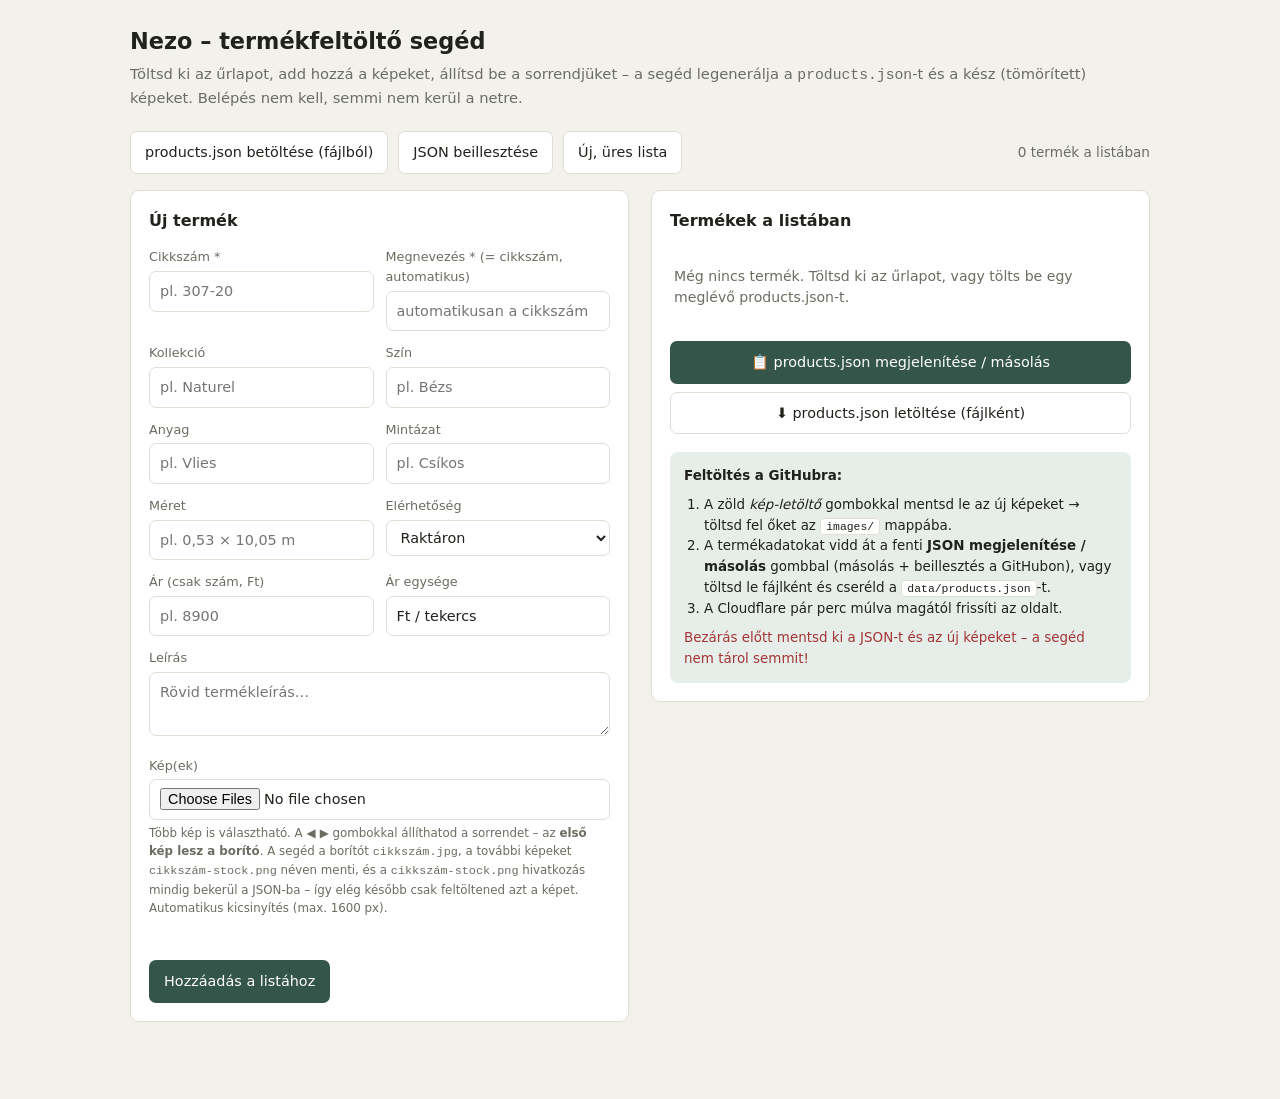
<file: admin.html>
<!DOCTYPE html>
<html lang="hu">
<head>
<meta charset="UTF-8" />
<meta name="viewport" content="width=device-width, initial-scale=1.0" />
<title>Nezo – termékfeltöltő segéd</title>
<style>
  :root{--ink:#20221C;--soft:#6B6C62;--line:#E0DED4;--paper:#F2F1EC;--surface:#fff;--accent:#34564A;--accent-soft:#E7EDE9;--danger:#A33636;--radius:9px;}
  *{box-sizing:border-box;}
  body{margin:0;background:var(--paper);color:var(--ink);font-family:system-ui,-apple-system,Segoe UI,Roboto,sans-serif;line-height:1.55;}
  .wrap{max-width:1060px;margin:0 auto;padding:24px 20px 80px;}
  header h1{font-size:1.4rem;margin:0 0 4px;}
  header p{color:var(--soft);margin:0 0 22px;font-size:.92rem;}
  .grid{display:grid;grid-template-columns:1fr 1fr;gap:22px;align-items:start;}
  @media(max-width:820px){.grid{grid-template-columns:1fr;}}
  .panel{background:var(--surface);border:1px solid var(--line);border-radius:var(--radius);padding:18px;}
  .panel h2{font-size:1rem;margin:0 0 14px;}
  label{display:block;font-size:.8rem;color:var(--soft);margin:0 0 4px;font-weight:500;}
  input,select,textarea{width:100%;font:inherit;font-size:.9rem;padding:8px 10px;border:1px solid var(--line);border-radius:7px;background:#fff;color:var(--ink);}
  input:focus,select:focus,textarea:focus{outline:2px solid var(--accent);outline-offset:1px;border-color:var(--accent);}
  textarea{min-height:64px;resize:vertical;}
  .row{display:grid;grid-template-columns:1fr 1fr;gap:12px;margin-bottom:12px;}
  .field{margin-bottom:12px;}
  .hint{font-size:.74rem;color:var(--soft);margin:4px 0 0;}
  button{font:inherit;cursor:pointer;border-radius:7px;border:1px solid transparent;padding:9px 14px;font-size:.9rem;font-weight:500;}
  .btn-primary{background:var(--accent);color:#fff;}
  .btn-primary:hover{filter:brightness(1.08);}
  .btn-ghost{background:#fff;border-color:var(--line);color:var(--ink);}
  .btn-ghost:hover{background:var(--paper);}
  .btn-small{padding:5px 9px;font-size:.78rem;}
  .btn-danger{background:#fff;border-color:#E3C4C4;color:var(--danger);}
  .toolbar{display:flex;gap:10px;flex-wrap:wrap;margin-bottom:16px;}
  .count{font-size:.85rem;color:var(--soft);margin-left:auto;align-self:center;}
  .item{display:flex;gap:12px;padding:12px;border:1px solid var(--line);border-radius:8px;margin-bottom:10px;background:#fff;}
  .item>img{width:58px;height:72px;object-fit:cover;border-radius:5px;border:1px solid var(--line);background:var(--paper);flex:0 0 auto;}
  .item-noimg{width:58px;height:72px;border:1px dashed var(--line);border-radius:5px;display:flex;align-items:center;justify-content:center;color:var(--soft);font-size:.62rem;text-align:center;flex:0 0 auto;}
  .item-main{flex:1;min-width:0;}
  .item-main strong{display:block;font-size:.95rem;}
  .item-main .meta{font-size:.78rem;color:var(--soft);}
  .item-actions{display:flex;gap:6px;flex-wrap:wrap;margin-top:8px;}
  .dl{display:inline-flex;align-items:center;gap:5px;font-size:.76rem;background:var(--accent-soft);color:var(--accent);border:1px solid #cfe0d8;border-radius:6px;padding:4px 8px;text-decoration:none;}
  .empty{color:var(--soft);font-size:.88rem;padding:18px 4px;}
  .note{background:var(--accent-soft);border-radius:8px;padding:14px;font-size:.84rem;margin-top:18px;}
  .note ol{margin:8px 0 0;padding-left:20px;}
  .note code{background:#fff;border:1px solid var(--line);border-radius:4px;padding:1px 5px;font-size:.85em;}
  .warn{color:var(--danger);font-size:.8rem;margin-top:6px;min-height:1em;}
  .save-bar{margin-top:8px;}
  /* kép munkaterület */
  .imgwork{display:flex;flex-wrap:wrap;gap:10px;margin-top:12px;}
  .thumb{width:84px;}
  .thumb .pic{position:relative;width:84px;height:84px;border:1px solid var(--line);border-radius:7px;background:var(--paper);display:flex;align-items:center;justify-content:center;font-size:.58rem;color:var(--soft);text-align:center;overflow:hidden;padding:3px;}
  .thumb .pic img{width:100%;height:100%;object-fit:cover;}
  .thumb .cover{position:absolute;top:4px;left:4px;background:var(--accent);color:#fff;font-size:.56rem;padding:2px 5px;border-radius:4px;z-index:1;}
  .thumb .ctrls{display:flex;justify-content:center;gap:3px;margin-top:4px;}
  .thumb .ctrls button{padding:2px 6px;font-size:.74rem;border:1px solid var(--line);background:#fff;border-radius:5px;line-height:1;font-weight:600;}
  .thumb .ctrls button:disabled{opacity:.35;cursor:default;}
  .thumb .rm{color:var(--danger);border-color:#E3C4C4;}
  .json-area{margin-top:14px;}
  .json-area textarea{width:100%;min-height:220px;font-family:ui-monospace,Menlo,Consolas,monospace;font-size:.76rem;white-space:pre;background:#fff;}
  .paste-box{margin:-4px 0 16px;}
  .paste-box textarea{width:100%;min-height:150px;font-family:ui-monospace,Menlo,Consolas,monospace;font-size:.76rem;white-space:pre;background:#fff;}
</style>
</head>
<body>
<div class="wrap">
  <header>
    <h1>Nezo – termékfeltöltő segéd</h1>
    <p>Töltsd ki az űrlapot, add hozzá a képeket, állítsd be a sorrendjüket – a segéd legenerálja a <code>products.json</code>-t és a kész (tömörített) képeket. Belépés nem kell, semmi nem kerül a netre.</p>
  </header>

  <div class="toolbar">
    <button class="btn-ghost" id="load-json">products.json betöltése (fájlból)</button>
    <input type="file" id="json-file" accept=".json,application/json" hidden />
    <button class="btn-ghost" id="paste-json">JSON beillesztése</button>
    <button class="btn-ghost" id="clear-all">Új, üres lista</button>
    <span class="count" id="count">0 termék a listában</span>
  </div>
  <div class="paste-box" id="paste-area" hidden>
    <textarea id="paste-text" placeholder="Illeszd be ide a products.json teljes tartalmát (a [ ... ] tömböt), majd kattints a Betöltés gombra…"></textarea>
    <div style="display:flex;gap:8px;margin-top:6px;align-items:center;">
      <button class="btn-primary btn-small" id="paste-load">Betöltés</button>
      <button class="btn-ghost btn-small" id="paste-cancel">Mégse</button>
    </div>
    <p class="hint">A GitHubon nyisd meg a <code>data/products.json</code>-t → jelöld ki az egészet (Ctrl+A) → másold (Ctrl+C) → illeszd be ide (Ctrl+V).</p>
  </div>

  <div class="grid">
    <!-- ŰRLAP -->
    <div class="panel">
      <h2 id="form-title">Új termék</h2>
      <div class="row">
        <div><label>Cikkszám *</label><input id="cikkszam" placeholder="pl. 307-20" /></div>
        <div><label>Megnevezés * <span style="font-weight:400">(= cikkszám, automatikus)</span></label><input id="nev" placeholder="automatikusan a cikkszám" /></div>
      </div>
      <div class="row">
        <div><label>Kollekció</label><input id="kollekcio" placeholder="pl. Naturel" list="dl-kollekcio" /></div>
        <div><label>Szín</label><input id="szin" placeholder="pl. Bézs" list="dl-szin" /></div>
      </div>
      <div class="row">
        <div><label>Anyag</label><input id="anyag" placeholder="pl. Vlies" list="dl-anyag" /></div>
        <div><label>Mintázat</label><input id="mintazat" placeholder="pl. Csíkos" list="dl-mintazat" /></div>
      </div>
      <div class="row">
        <div><label>Méret</label><input id="meret" placeholder="pl. 0,53 × 10,05 m" /></div>
        <div><label>Elérhetőség</label>
          <select id="elerhetoseg"><option>Raktáron</option><option>Rendelésre</option></select>
        </div>
      </div>
      <div class="row">
        <div><label>Ár (csak szám, Ft)</label><input id="ar" type="number" min="0" step="100" placeholder="pl. 8900" /></div>
        <div><label>Ár egysége</label><input id="arEgyseg" value="Ft / tekercs" /></div>
      </div>
      <div class="field">
        <label>Leírás</label>
        <textarea id="leiras" placeholder="Rövid termékleírás…"></textarea>
      </div>
      <div class="field">
        <label>Kép(ek)</label>
        <input type="file" id="images" accept="image/*" multiple />
        <p class="hint">Több kép is választható. A <strong>◀ ▶</strong> gombokkal állíthatod a sorrendet – az <strong>első kép lesz a borító</strong>. A segéd a borítót <code>cikkszám.jpg</code>, a további képeket <code>cikkszám-stock.png</code> néven menti, és a <code>cikkszám-stock.png</code> hivatkozás mindig bekerül a JSON-ba – így elég később csak feltöltened azt a képet. Automatikus kicsinyítés (max. 1600 px).</p>
        <div class="imgwork" id="work-images"></div>
      </div>
      <div class="warn" id="warn"></div>
      <div style="display:flex;gap:10px;margin-top:6px;">
        <button class="btn-primary" id="add">Hozzáadás a listához</button>
        <button class="btn-ghost" id="cancel-edit" hidden>Mégse</button>
      </div>
    </div>

    <!-- LISTA -->
    <div class="panel">
      <h2>Termékek a listában</h2>
      <div id="list"><p class="empty">Még nincs termék. Töltsd ki az űrlapot, vagy tölts be egy meglévő products.json-t.</p></div>

      <div class="save-bar">
        <button class="btn-primary" id="show-json" style="width:100%;">📋 products.json megjelenítése / másolás</button>
        <button class="btn-ghost" id="export" style="width:100%;margin-top:8px;">⬇ products.json letöltése (fájlként)</button>
        <div class="json-area" id="json-area" hidden>
          <textarea id="json-text" readonly></textarea>
          <div style="display:flex;gap:8px;margin-top:6px;align-items:center;">
            <button class="btn-primary btn-small" id="copy-json">Másolás a vágólapra</button>
            <span id="copy-status" style="font-size:.8rem;color:var(--accent);"></span>
          </div>
          <p class="hint">A GitHubon nyisd meg a <code>data/products.json</code>-t → ceruza (Edit) → jelöld ki az egészet (Ctrl+A) → illeszd be ezt (Ctrl+V) → Commit changes. Így nem kell fájlt letöltened.</p>
        </div>
      </div>

      <div class="note">
        <strong>Feltöltés a GitHubra:</strong>
        <ol>
          <li>A zöld <em>kép-letöltő</em> gombokkal mentsd le az új képeket → töltsd fel őket az <code>images/</code> mappába.</li>
          <li>A termékadatokat vidd át a fenti <strong>JSON megjelenítése / másolás</strong> gombbal (másolás + beillesztés a GitHubon), vagy töltsd le fájlként és cseréld a <code>data/products.json</code>-t.</li>
          <li>A Cloudflare pár perc múlva magától frissíti az oldalt.</li>
        </ol>
        <p style="margin:8px 0 0;color:var(--danger);">Bezárás előtt mentsd ki a JSON-t és az új képeket – a segéd nem tárol semmit!</p>
      </div>
    </div>
  </div>

  <datalist id="dl-kollekcio"></datalist>
  <datalist id="dl-szin"></datalist>
  <datalist id="dl-anyag"></datalist>
  <datalist id="dl-mintazat"></datalist>
</div>

<script>
const $ = s => document.querySelector(s);
let products = [];
let editIndex = -1;
let workImages = [];              // [{kind:'new',file,url} | {kind:'kept',name,url}]
const BLOBS = new Map();          // filename -> objectURL (frissen generált képek letöltéséhez/előnézethez)

function slug(s){
  return (s||"").toString().normalize("NFD").replace(/[\u0300-\u036f]/g,"")
    .toLowerCase().replace(/[^a-z0-9]+/g,"-").replace(/^-+|-+$/g,"");
}
function fileBase(cikkszam){
  return (cikkszam||"").trim().replace(/[^A-Za-z0-9._-]+/g,"-").replace(/^-+|-+$/g,"");
}
// A Nezo bordűr-kódrendszer: első számjegy = szélesség, kötőjel után = szín
const SZIN_MAP={ "13":"Kék", "20":"Bézs", "21":"Szürke", "18":"Arany", "06":"Sötét barna" };
const SZEL_MAP={ "3":"3,7 cm", "5":"5,3 cm", "7":"7,7 cm" };
function autofillFromCikkszam(){
  const cs=$("#cikkszam").value.trim();
  $("#nev").value=cs;                       // a név mindig = cikkszám
  const m=cs.match(/^(\d)\d{2}-(\d{2})$/);
  if(!m) return;
  const width=SZEL_MAP[m[1]], color=SZIN_MAP[m[2]];
  if(!$("#kollekcio").value) $("#kollekcio").value="Bordűr";
  if(color && !$("#szin").value) $("#szin").value=color;
  if(width && !$("#meret").value) $("#meret").value=width+" széles";
}
function esc(s){return String(s??"").replace(/[&<>"]/g,c=>({"&":"&amp;","<":"&lt;",">":"&gt;",'"':"&quot;"}[c]));}
function loadImage(file){
  return new Promise((res,rej)=>{
    const url=URL.createObjectURL(file); const img=new Image();
    img.onload=()=>{res(img);URL.revokeObjectURL(url);};
    img.onerror=rej; img.src=url;
  });
}
async function compress(file, maxDim=1600, quality=0.82, mime="image/jpeg"){
  const img=await loadImage(file);
  let w=img.naturalWidth, h=img.naturalHeight;
  if(Math.max(w,h)>maxDim){ const r=maxDim/Math.max(w,h); w=Math.round(w*r); h=Math.round(h*r); }
  const c=document.createElement("canvas"); c.width=w; c.height=h;
  c.getContext("2d").drawImage(img,0,0,w,h);
  return await new Promise(r=>c.toBlob(r,mime,quality));
}

/* ---------- kép munkaterület (sorrend) ---------- */
function renderWork(){
  const box=$("#work-images");
  box.innerHTML="";
  workImages.forEach((w,i)=>{
    const d=document.createElement("div"); d.className="thumb";
    const pic = w.url ? `<img src="${w.url}" alt="">` : `a&nbsp;repón:<br>${esc(w.name||"")}`;
    d.innerHTML=`
      <div class="pic">${i===0?'<span class="cover">Borító</span>':''}${pic}</div>
      <div class="ctrls">
        <button title="Előrébb" ${i===0?"disabled":""} onclick="moveImg(${i},-1)">◀</button>
        <button title="Hátrébb" ${i===workImages.length-1?"disabled":""} onclick="moveImg(${i},1)">▶</button>
        <button class="rm" title="Eltávolítás" onclick="removeImg(${i})">✕</button>
      </div>`;
    box.appendChild(d);
  });
}
function moveImg(i,dir){
  const j=i+dir; if(j<0||j>=workImages.length) return;
  [workImages[i],workImages[j]]=[workImages[j],workImages[i]]; renderWork();
}
function removeImg(i){
  const w=workImages[i]; if(w.kind==='new'&&w.url) URL.revokeObjectURL(w.url);
  workImages.splice(i,1); renderWork();
}
function clearWork(){
  workImages.forEach(w=>{ if(w.kind==='new'&&w.url) URL.revokeObjectURL(w.url); });
  workImages=[]; renderWork();
}

/* ---------- termék mentése ---------- */
async function handleAdd(){
  const warn=$("#warn"); warn.textContent="";
  const cikkszam=$("#cikkszam").value.trim();
  const nev=$("#nev").value.trim();
  if(!cikkszam || !nev){ warn.textContent="A cikkszám és a megnevezés kötelező."; return; }
  const dup=products.findIndex((p,i)=>p.cikkszam.toLowerCase()===cikkszam.toLowerCase() && i!==editIndex);
  if(dup>=0){ warn.textContent="Ezzel a cikkszámmal már van termék a listában."; return; }

  $("#add").disabled=true; const lbl=$("#add").textContent; $("#add").textContent="Feldolgozás…";
  try{
    const base=fileBase(cikkszam)||("termek-"+Date.now());
    const used=new Set(workImages.filter(w=>w.kind==='kept').map(w=>w.name));
    const images=[];
    for(const w of workImages){
      if(w.kind==='kept'){ images.push(w.name); continue; }
      let fname;
      if(!used.has(`${base}.jpg`)){ fname=`${base}.jpg`; }
      else { let s=1, cand=`${base}-stock.png`; while(used.has(cand)){ s++; cand=`${base}-stock${s}.png`; } fname=cand; }
      used.add(fname);
      const mime = fname.endsWith(".png") ? "image/png" : "image/jpeg";
      const blob=await compress(w.file, 1600, 0.82, mime);
      if(BLOBS.has(fname)) URL.revokeObjectURL(BLOBS.get(fname));
      BLOBS.set(fname, URL.createObjectURL(blob));
      images.push(fname);
    }
    // mindig legyen ott a borító és a stock-kép hivatkozása (elég a fájlt feltölteni)
    const coverRef=`${base}.jpg`, stockRef=`${base}-stock.png`;
    if(!images.includes(coverRef)) images.unshift(coverRef);
    if(!images.includes(stockRef)) images.push(stockRef);
    const arRaw=$("#ar").value.trim();
    const product={
      id: base, cikkszam, nev,
      kollekcio:$("#kollekcio").value.trim(), szin:$("#szin").value.trim(),
      meret:$("#meret").value.trim(), anyag:$("#anyag").value.trim(),
      mintazat:$("#mintazat").value.trim(),
      ar: arRaw==="" ? "" : Number(arRaw), arEgyseg:$("#arEgyseg").value.trim(),
      elerhetoseg:$("#elerhetoseg").value, leiras:$("#leiras").value.trim(),
      images
    };
    if(editIndex>=0){ products[editIndex]=product; } else { products.push(product); }
    resetForm(); renderList();
  } finally {
    $("#add").disabled=false; $("#add").textContent = editIndex>=0 ? lbl : "Hozzáadás a listához";
  }
}

function resetForm(){
  ["cikkszam","nev","kollekcio","szin","meret","anyag","mintazat","ar","leiras"].forEach(id=>$("#"+id).value="");
  $("#arEgyseg").value="Ft / tekercs"; $("#elerhetoseg").value="Raktáron"; $("#images").value="";
  clearWork();
  editIndex=-1;
  $("#form-title").textContent="Új termék"; $("#add").textContent="Hozzáadás a listához";
  $("#cancel-edit").hidden=true; $("#warn").textContent="";
}

function startEdit(i){
  const p=products[i];
  ["cikkszam","nev","kollekcio","szin","meret","anyag","mintazat","leiras"].forEach(k=>$("#"+k).value=p[k]||"");
  $("#ar").value=(p.ar===""||p.ar==null)?"":p.ar;
  $("#arEgyseg").value=p.arEgyseg||"Ft / tekercs";
  $("#elerhetoseg").value=p.elerhetoseg||"Raktáron";
  clearWork();
  workImages=(p.images||[]).map(name=>({kind:'kept', name, url: BLOBS.get(name)||null}));
  renderWork();
  editIndex=i;
  $("#form-title").textContent="Termék szerkesztése"; $("#add").textContent="Módosítás mentése";
  $("#cancel-edit").hidden=false;
  window.scrollTo({top:0,behavior:"smooth"});
}

function removeItem(i){
  if(confirm("Biztosan törlöd ezt a terméket a listából?")){ products.splice(i,1); renderList(); if(editIndex===i) resetForm(); }
}

function renderList(){
  const list=$("#list");
  $("#count").textContent = `${products.length} termék a listában`;
  if(!products.length){ list.innerHTML='<p class="empty">Még nincs termék. Töltsd ki az űrlapot, vagy tölts be egy meglévő products.json-t.</p>'; refreshDatalists(); return; }
  list.innerHTML="";
  products.forEach((p,i)=>{
    const firstImg=p.images && p.images[0];
    const thumb = firstImg && BLOBS.has(firstImg) ? BLOBS.get(firstImg) : "";
    const imgCount=(p.images||[]).length;
    const dlBtns=(p.images||[]).filter(f=>BLOBS.has(f))
      .map(f=>`<a class="dl" href="${BLOBS.get(f)}" download="${f}">⬇ ${f}</a>`).join("");
    const el=document.createElement("div"); el.className="item";
    el.innerHTML=`
      ${thumb?`<img src="${thumb}" alt="">`:`<div class="item-noimg">${imgCount?imgCount+" kép<br>a repón":"nincs kép"}</div>`}
      <div class="item-main">
        <strong>${esc(p.nev)}</strong>
        <span class="meta">${esc(p.cikkszam)}${p.kollekcio?" · "+esc(p.kollekcio):""}${(p.ar!==""&&p.ar!=null)?" · "+Number(p.ar).toLocaleString("hu-HU")+" Ft":""}${imgCount>1?" · "+imgCount+" kép":""}</span>
        <div class="item-actions">
          <button class="btn-ghost btn-small" onclick="startEdit(${i})">Szerkesztés / sorrend</button>
          <button class="btn-danger btn-small" onclick="removeItem(${i})">Törlés</button>
          ${dlBtns}
        </div>
      </div>`;
    list.appendChild(el);
  });
  refreshDatalists();
}

function refreshDatalists(){
  [["kollekcio","dl-kollekcio"],["szin","dl-szin"],["anyag","dl-anyag"],["mintazat","dl-mintazat"]].forEach(([k,id])=>{
    const vals=[...new Set(products.map(p=>p[k]).filter(Boolean))].sort();
    $("#"+id).innerHTML=vals.map(v=>`<option value="${esc(v)}">`).join("");
  });
}

/* ---------- JSON megjelenítés / másolás / letöltés ---------- */
function buildJson(){ return JSON.stringify(products,null,2); }
$("#show-json").addEventListener("click", ()=>{
  if(!products.length){ alert("A lista üres."); return; }
  $("#json-text").value=buildJson();
  $("#json-area").hidden=false;
  $("#json-area").scrollIntoView({behavior:"smooth",block:"nearest"});
});
$("#copy-json").addEventListener("click", async ()=>{
  const text=$("#json-text").value; const status=$("#copy-status");
  try{
    await navigator.clipboard.writeText(text); status.textContent="Kimásolva ✓";
  }catch(e){
    const ta=$("#json-text"); ta.focus(); ta.select();
    try{ document.execCommand("copy"); status.textContent="Kimásolva ✓"; }
    catch(_){ status.textContent="Jelöld ki és másold kézzel (Ctrl+A, Ctrl+C)."; }
  }
  setTimeout(()=>status.textContent="", 2500);
});
function exportJson(){
  if(!products.length){ alert("A lista üres."); return; }
  const blob=new Blob([buildJson()],{type:"application/json"});
  const url=URL.createObjectURL(blob); const a=document.createElement("a");
  a.href=url; a.download="products.json"; a.click(); URL.revokeObjectURL(url);
}

function loadFromText(text){
  const arr=JSON.parse(text);
  if(!Array.isArray(arr)) throw new Error("a tartalomnak [ ... ] tömbnek kell lennie");
  products=arr; renderList();
  return arr.length;
}
function loadJsonFile(file){
  const reader=new FileReader();
  reader.onload=()=>{
    try{
      const n=loadFromText(reader.result);
      alert(`Betöltve: ${n} termék. A „Szerkesztés / sorrend” gombbal bármelyik termék képeinek sorrendjét utólag is állíthatod.`);
    }catch(e){ alert("Nem sikerült beolvasni a JSON-t: "+e.message); }
  };
  reader.readAsText(file);
}

/* események */
$("#images").addEventListener("change", e=>{
  [...e.target.files].forEach(file=>{
    if(file.type.startsWith("image/")) workImages.push({kind:'new', file, url:URL.createObjectURL(file)});
  });
  e.target.value=""; renderWork();
});
$("#cikkszam").addEventListener("input", autofillFromCikkszam);
$("#add").addEventListener("click", handleAdd);
$("#cancel-edit").addEventListener("click", resetForm);
$("#export").addEventListener("click", exportJson);
$("#clear-all").addEventListener("click", ()=>{ if(confirm("Üres listával kezdesz? A jelenlegi (nem mentett) lista elveszik.")){ products=[]; resetForm(); renderList(); }});
$("#load-json").addEventListener("click", ()=>$("#json-file").click());
$("#json-file").addEventListener("change", e=>{ if(e.target.files[0]) loadJsonFile(e.target.files[0]); e.target.value=""; });
$("#paste-json").addEventListener("click", ()=>{
  const box=$("#paste-area"); box.hidden=!box.hidden;
  if(!box.hidden){ $("#paste-text").focus(); box.scrollIntoView({behavior:"smooth",block:"nearest"}); }
});
$("#paste-cancel").addEventListener("click", ()=>{ $("#paste-area").hidden=true; $("#paste-text").value=""; });
$("#paste-load").addEventListener("click", ()=>{
  const text=$("#paste-text").value.trim();
  if(!text){ alert("Illeszd be a JSON tartalmát a mezőbe."); return; }
  try{
    const n=loadFromText(text);
    $("#paste-area").hidden=true; $("#paste-text").value="";
    alert(`Betöltve: ${n} termék.`);
  }catch(e){ alert("Nem sikerült beolvasni a beillesztett JSON-t: "+e.message); }
});
window.addEventListener("beforeunload", e=>{ if(products.length){ e.preventDefault(); e.returnValue=""; }});

renderList();
</script>
</body>
</html>
</file>
